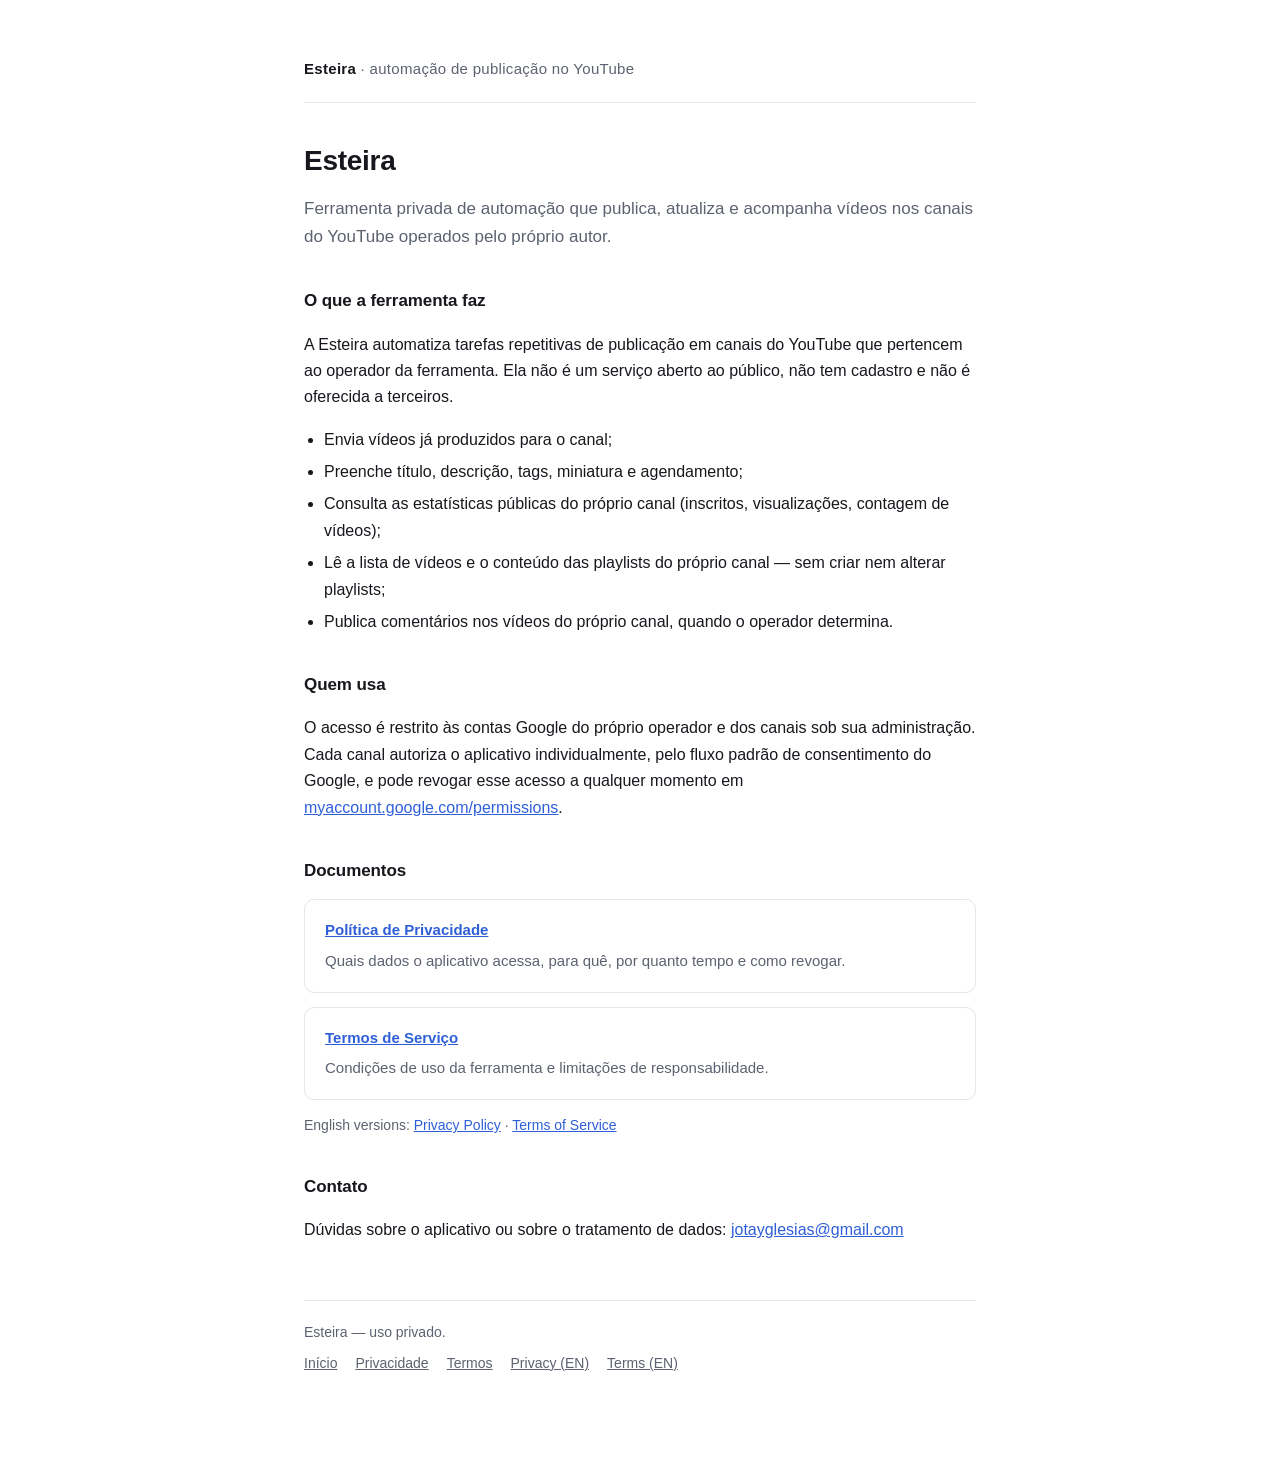
<file: index.html>
<!doctype html>
<html lang="pt-BR">
<head>
<meta charset="utf-8">
<meta name="viewport" content="width=device-width, initial-scale=1">
<title>Esteira — automação de publicação no YouTube</title>
<meta name="description" content="Esteira é uma ferramenta privada de automação que publica e organiza vídeos nos canais do YouTube do próprio operador.">
<link rel="stylesheet" href="style.css">
</head>
<body>
<div class="wrap">
  <header class="site">
    <a class="brand" href="./">Esteira <span>· automação de publicação no YouTube</span></a>
  </header>

  <h1>Esteira</h1>
  <p class="lead">Ferramenta privada de automação que publica, atualiza e acompanha vídeos nos canais do YouTube operados pelo próprio autor.</p>

  <h2>O que a ferramenta faz</h2>
  <p>A Esteira automatiza tarefas repetitivas de publicação em canais do YouTube que pertencem ao operador da ferramenta. Ela não é um serviço aberto ao público, não tem cadastro e não é oferecida a terceiros.</p>
  <ul>
    <li>Envia vídeos já produzidos para o canal;</li>
    <li>Preenche título, descrição, tags, miniatura e agendamento;</li>
    <li>Consulta as estatísticas públicas do próprio canal (inscritos, visualizações, contagem de vídeos);</li>
    <li>Lê a lista de vídeos e o conteúdo das playlists do próprio canal — sem criar nem alterar playlists;</li>
    <li>Publica comentários nos vídeos do próprio canal, quando o operador determina.</li>
  </ul>

  <h2>Quem usa</h2>
  <p>O acesso é restrito às contas Google do próprio operador e dos canais sob sua administração. Cada canal autoriza o aplicativo individualmente, pelo fluxo padrão de consentimento do Google, e pode revogar esse acesso a qualquer momento em <a href="https://myaccount.google.com/permissions" rel="noopener">myaccount.google.com/permissions</a>.</p>

  <h2>Documentos</h2>
  <div class="card">
    <h3><a href="privacidade.html">Política de Privacidade</a></h3>
    <p>Quais dados o aplicativo acessa, para quê, por quanto tempo e como revogar.</p>
  </div>
  <div class="card">
    <h3><a href="termos.html">Termos de Serviço</a></h3>
    <p>Condições de uso da ferramenta e limitações de responsabilidade.</p>
  </div>
  <p class="meta">English versions: <a href="privacy.html">Privacy Policy</a> · <a href="terms.html">Terms of Service</a></p>

  <h2>Contato</h2>
  <p>Dúvidas sobre o aplicativo ou sobre o tratamento de dados: <a href="mailto:jotayglesias@gmail.com">jotayglesias@gmail.com</a></p>

  <footer class="site">
    <div>Esteira — uso privado.</div>
    <nav class="pages">
      <a href="./">Início</a>
      <a href="privacidade.html">Privacidade</a>
      <a href="termos.html">Termos</a>
      <a href="privacy.html">Privacy (EN)</a>
      <a href="terms.html">Terms (EN)</a>
    </nav>
  </footer>
</div>
</body>
</html>
</file>
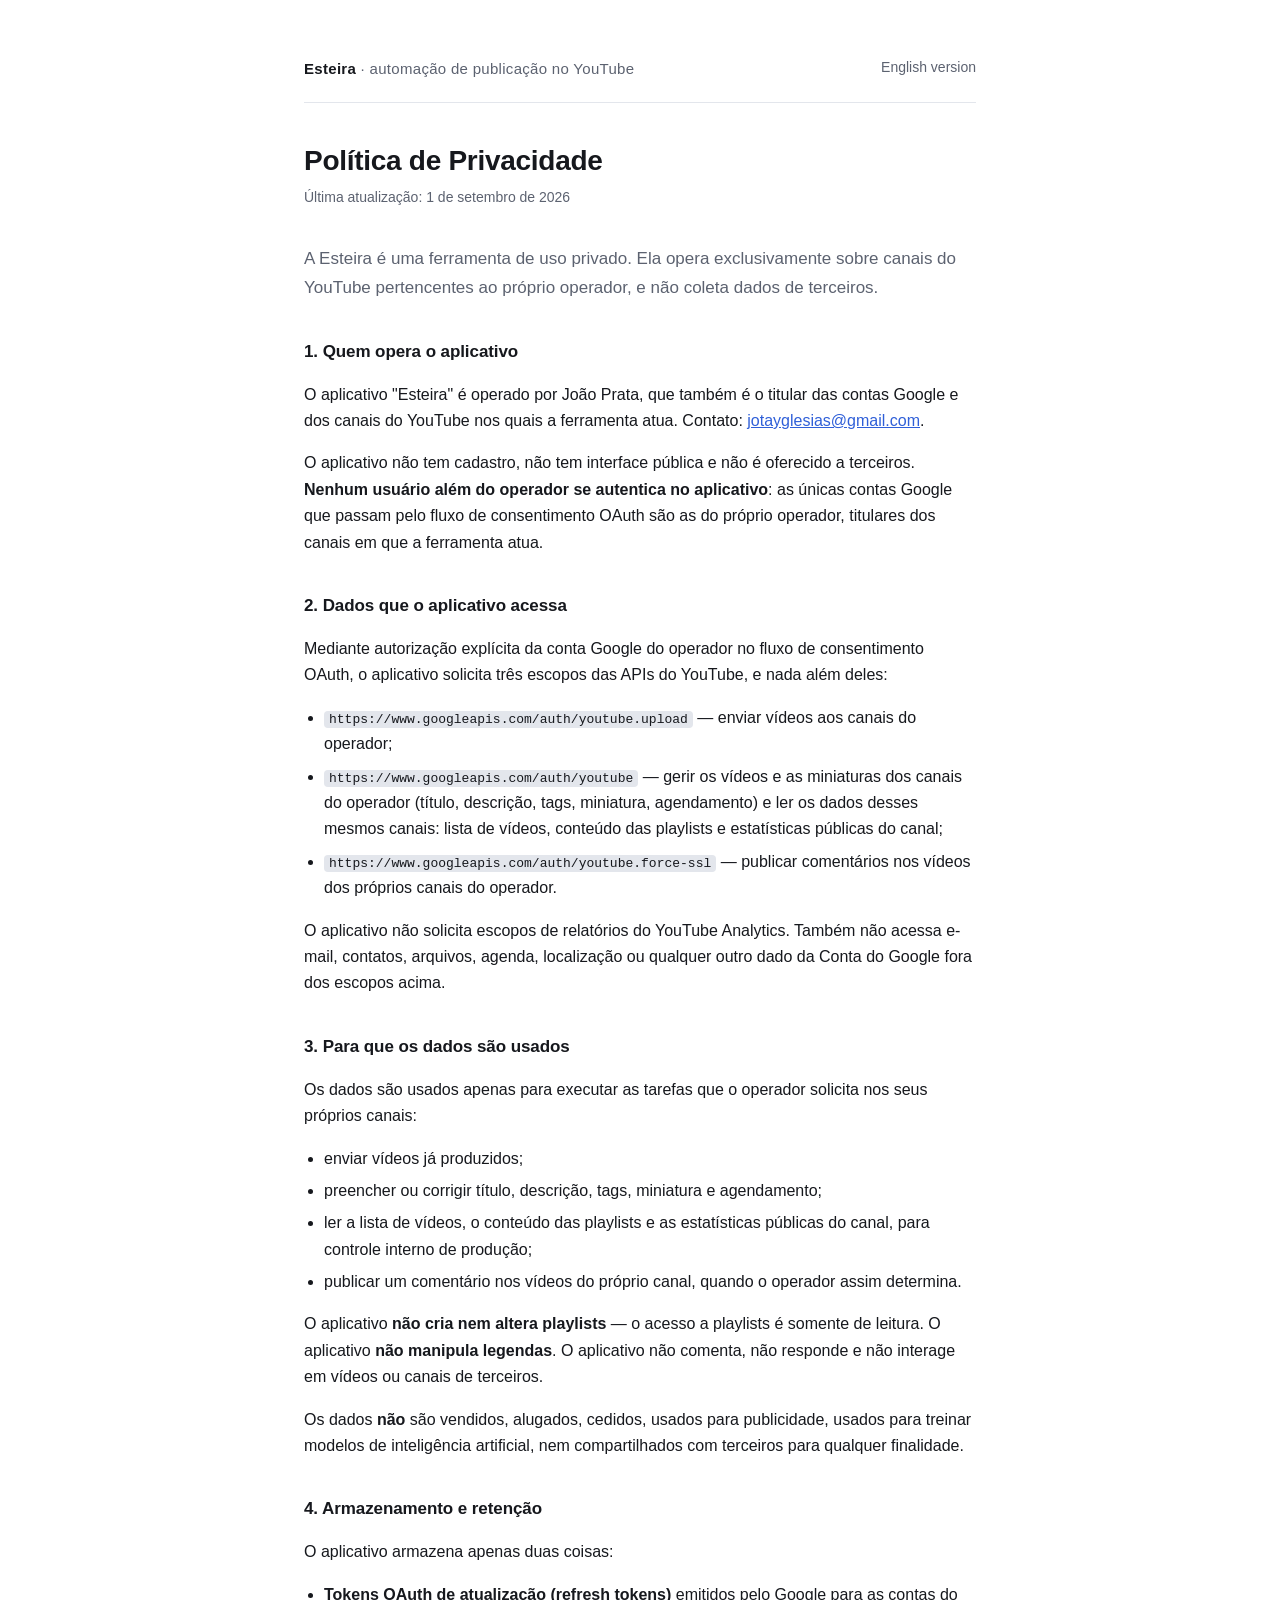
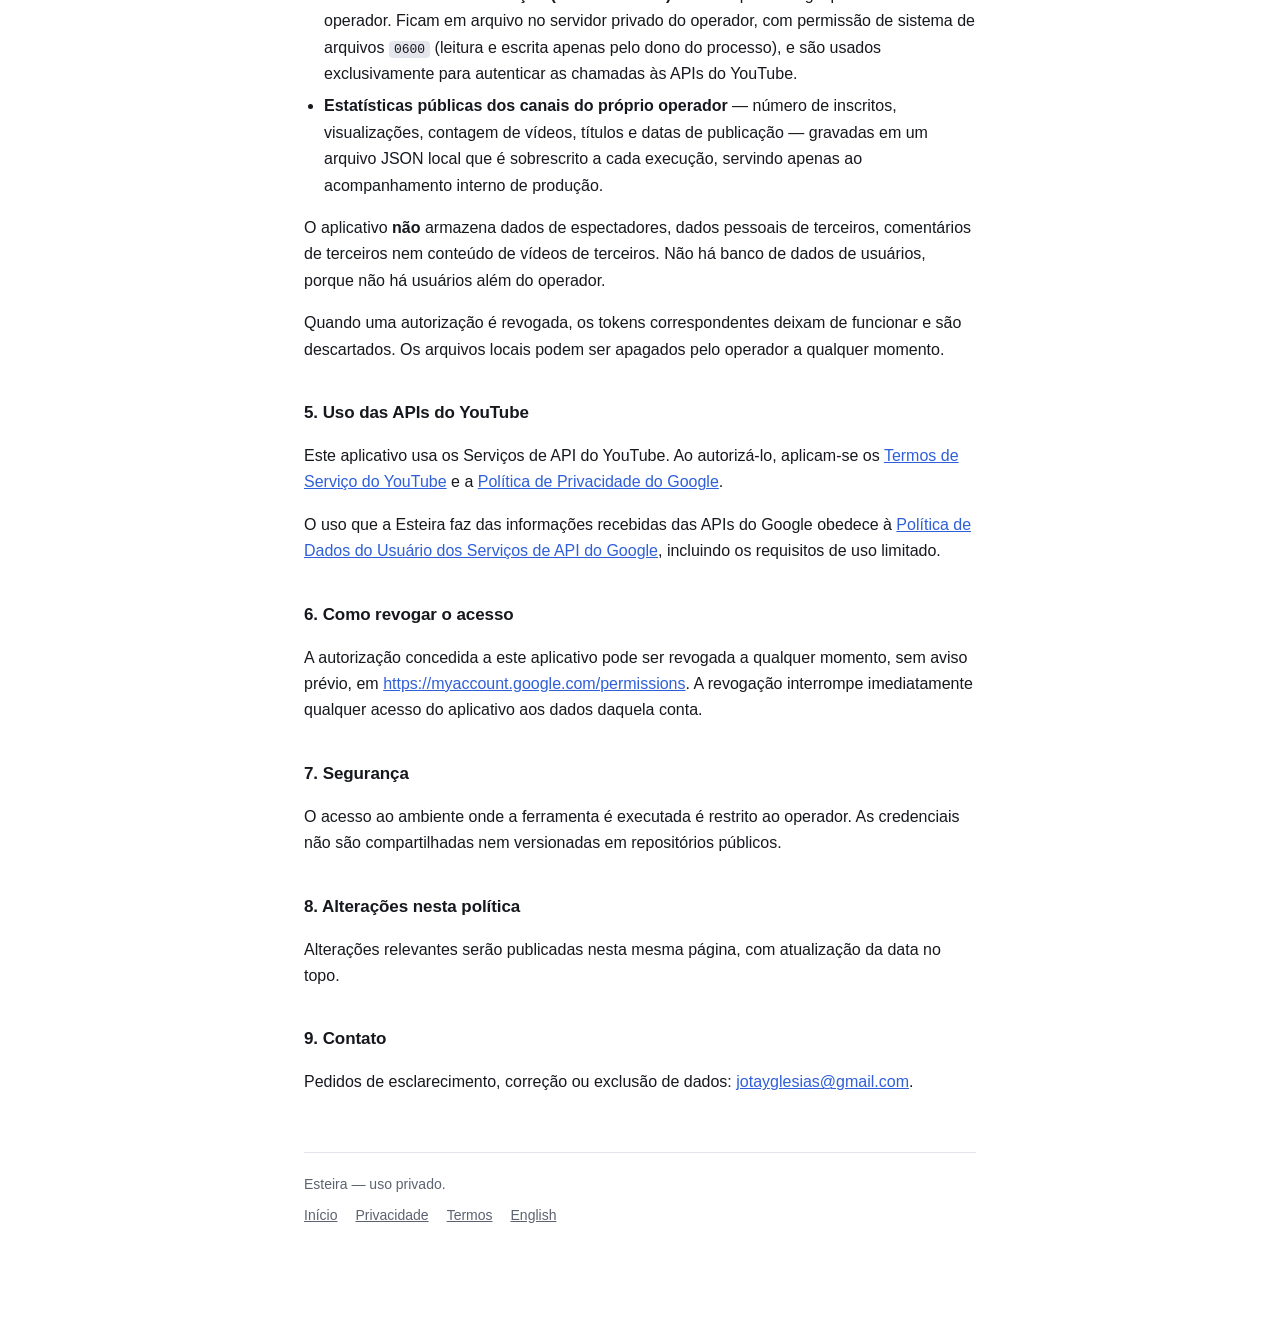
<file: privacidade.html>
<!doctype html>
<html lang="pt-BR">
<head>
<meta charset="utf-8">
<meta name="viewport" content="width=device-width, initial-scale=1">
<title>Política de Privacidade — Esteira</title>
<meta name="description" content="Política de privacidade do aplicativo Esteira: quais dados do YouTube são acessados, para quê, por quanto tempo e como revogar o acesso.">
<link rel="stylesheet" href="style.css">
</head>
<body>
<div class="wrap">
  <header class="site">
    <a class="brand" href="./">Esteira <span>· automação de publicação no YouTube</span></a>
    <a class="lang" href="privacy.html">English version</a>
  </header>

  <h1>Política de Privacidade</h1>
  <p class="meta">Última atualização: 1 de setembro de 2026</p>

  <p class="lead">A Esteira é uma ferramenta de uso privado. Ela opera exclusivamente sobre canais do YouTube pertencentes ao próprio operador, e não coleta dados de terceiros.</p>

  <h2>1. Quem opera o aplicativo</h2>
  <p>O aplicativo "Esteira" é operado por João Prata, que também é o titular das contas Google e dos canais do YouTube nos quais a ferramenta atua. Contato: <a href="mailto:jotayglesias@gmail.com">jotayglesias@gmail.com</a>.</p>
  <p>O aplicativo não tem cadastro, não tem interface pública e não é oferecido a terceiros. <strong>Nenhum usuário além do operador se autentica no aplicativo</strong>: as únicas contas Google que passam pelo fluxo de consentimento OAuth são as do próprio operador, titulares dos canais em que a ferramenta atua.</p>

  <h2>2. Dados que o aplicativo acessa</h2>
  <p>Mediante autorização explícita da conta Google do operador no fluxo de consentimento OAuth, o aplicativo solicita três escopos das APIs do YouTube, e nada além deles:</p>
  <ul>
    <li><code>https://www.googleapis.com/auth/youtube.upload</code> — enviar vídeos aos canais do operador;</li>
    <li><code>https://www.googleapis.com/auth/youtube</code> — gerir os vídeos e as miniaturas dos canais do operador (título, descrição, tags, miniatura, agendamento) e ler os dados desses mesmos canais: lista de vídeos, conteúdo das playlists e estatísticas públicas do canal;</li>
    <li><code>https://www.googleapis.com/auth/youtube.force-ssl</code> — publicar comentários nos vídeos dos próprios canais do operador.</li>
  </ul>
  <p>O aplicativo não solicita escopos de relatórios do YouTube Analytics. Também não acessa e-mail, contatos, arquivos, agenda, localização ou qualquer outro dado da Conta do Google fora dos escopos acima.</p>

  <h2>3. Para que os dados são usados</h2>
  <p>Os dados são usados apenas para executar as tarefas que o operador solicita nos seus próprios canais:</p>
  <ul>
    <li>enviar vídeos já produzidos;</li>
    <li>preencher ou corrigir título, descrição, tags, miniatura e agendamento;</li>
    <li>ler a lista de vídeos, o conteúdo das playlists e as estatísticas públicas do canal, para controle interno de produção;</li>
    <li>publicar um comentário nos vídeos do próprio canal, quando o operador assim determina.</li>
  </ul>
  <p>O aplicativo <strong>não cria nem altera playlists</strong> — o acesso a playlists é somente de leitura. O aplicativo <strong>não manipula legendas</strong>. O aplicativo não comenta, não responde e não interage em vídeos ou canais de terceiros.</p>
  <p>Os dados <strong>não</strong> são vendidos, alugados, cedidos, usados para publicidade, usados para treinar modelos de inteligência artificial, nem compartilhados com terceiros para qualquer finalidade.</p>

  <h2>4. Armazenamento e retenção</h2>
  <p>O aplicativo armazena apenas duas coisas:</p>
  <ul>
    <li><strong>Tokens OAuth de atualização (refresh tokens)</strong> emitidos pelo Google para as contas do operador. Ficam em arquivo no servidor privado do operador, com permissão de sistema de arquivos <code>0600</code> (leitura e escrita apenas pelo dono do processo), e são usados exclusivamente para autenticar as chamadas às APIs do YouTube.</li>
    <li><strong>Estatísticas públicas dos canais do próprio operador</strong> — número de inscritos, visualizações, contagem de vídeos, títulos e datas de publicação — gravadas em um arquivo JSON local que é sobrescrito a cada execução, servindo apenas ao acompanhamento interno de produção.</li>
  </ul>
  <p>O aplicativo <strong>não</strong> armazena dados de espectadores, dados pessoais de terceiros, comentários de terceiros nem conteúdo de vídeos de terceiros. Não há banco de dados de usuários, porque não há usuários além do operador.</p>
  <p>Quando uma autorização é revogada, os tokens correspondentes deixam de funcionar e são descartados. Os arquivos locais podem ser apagados pelo operador a qualquer momento.</p>

  <h2>5. Uso das APIs do YouTube</h2>
  <p>Este aplicativo usa os Serviços de API do YouTube. Ao autorizá-lo, aplicam-se os <a href="https://www.youtube.com/t/terms" rel="noopener">Termos de Serviço do YouTube</a> e a <a href="https://policies.google.com/privacy" rel="noopener">Política de Privacidade do Google</a>.</p>
  <p>O uso que a Esteira faz das informações recebidas das APIs do Google obedece à <a href="https://developers.google.com/terms/api-services-user-data-policy" rel="noopener">Política de Dados do Usuário dos Serviços de API do Google</a>, incluindo os requisitos de uso limitado.</p>

  <h2>6. Como revogar o acesso</h2>
  <p>A autorização concedida a este aplicativo pode ser revogada a qualquer momento, sem aviso prévio, em <a href="https://myaccount.google.com/permissions" rel="noopener">https://myaccount.google.com/permissions</a>. A revogação interrompe imediatamente qualquer acesso do aplicativo aos dados daquela conta.</p>

  <h2>7. Segurança</h2>
  <p>O acesso ao ambiente onde a ferramenta é executada é restrito ao operador. As credenciais não são compartilhadas nem versionadas em repositórios públicos.</p>

  <h2>8. Alterações nesta política</h2>
  <p>Alterações relevantes serão publicadas nesta mesma página, com atualização da data no topo.</p>

  <h2>9. Contato</h2>
  <p>Pedidos de esclarecimento, correção ou exclusão de dados: <a href="mailto:jotayglesias@gmail.com">jotayglesias@gmail.com</a>.</p>

  <footer class="site">
    <div>Esteira — uso privado.</div>
    <nav class="pages">
      <a href="./">Início</a>
      <a href="privacidade.html">Privacidade</a>
      <a href="termos.html">Termos</a>
      <a href="privacy.html">English</a>
    </nav>
  </footer>
</div>
</body>
</html>
</file>
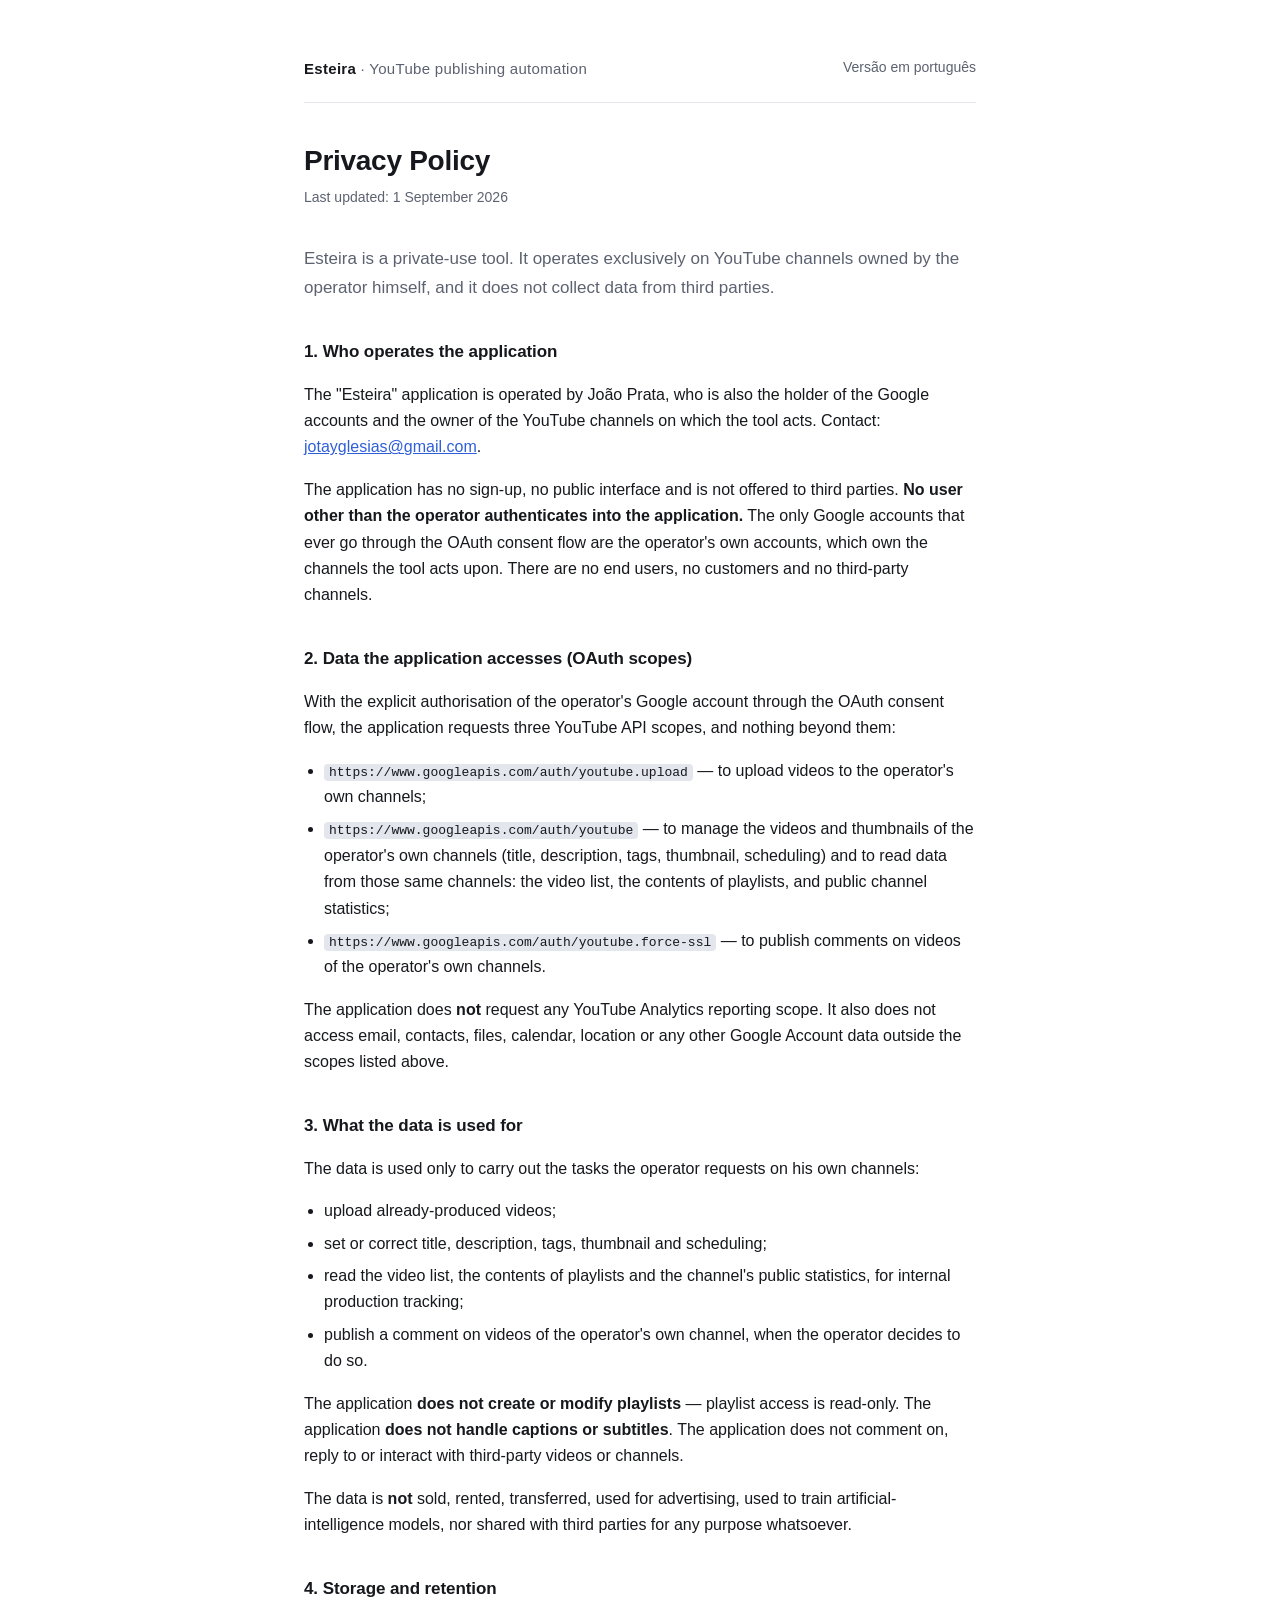
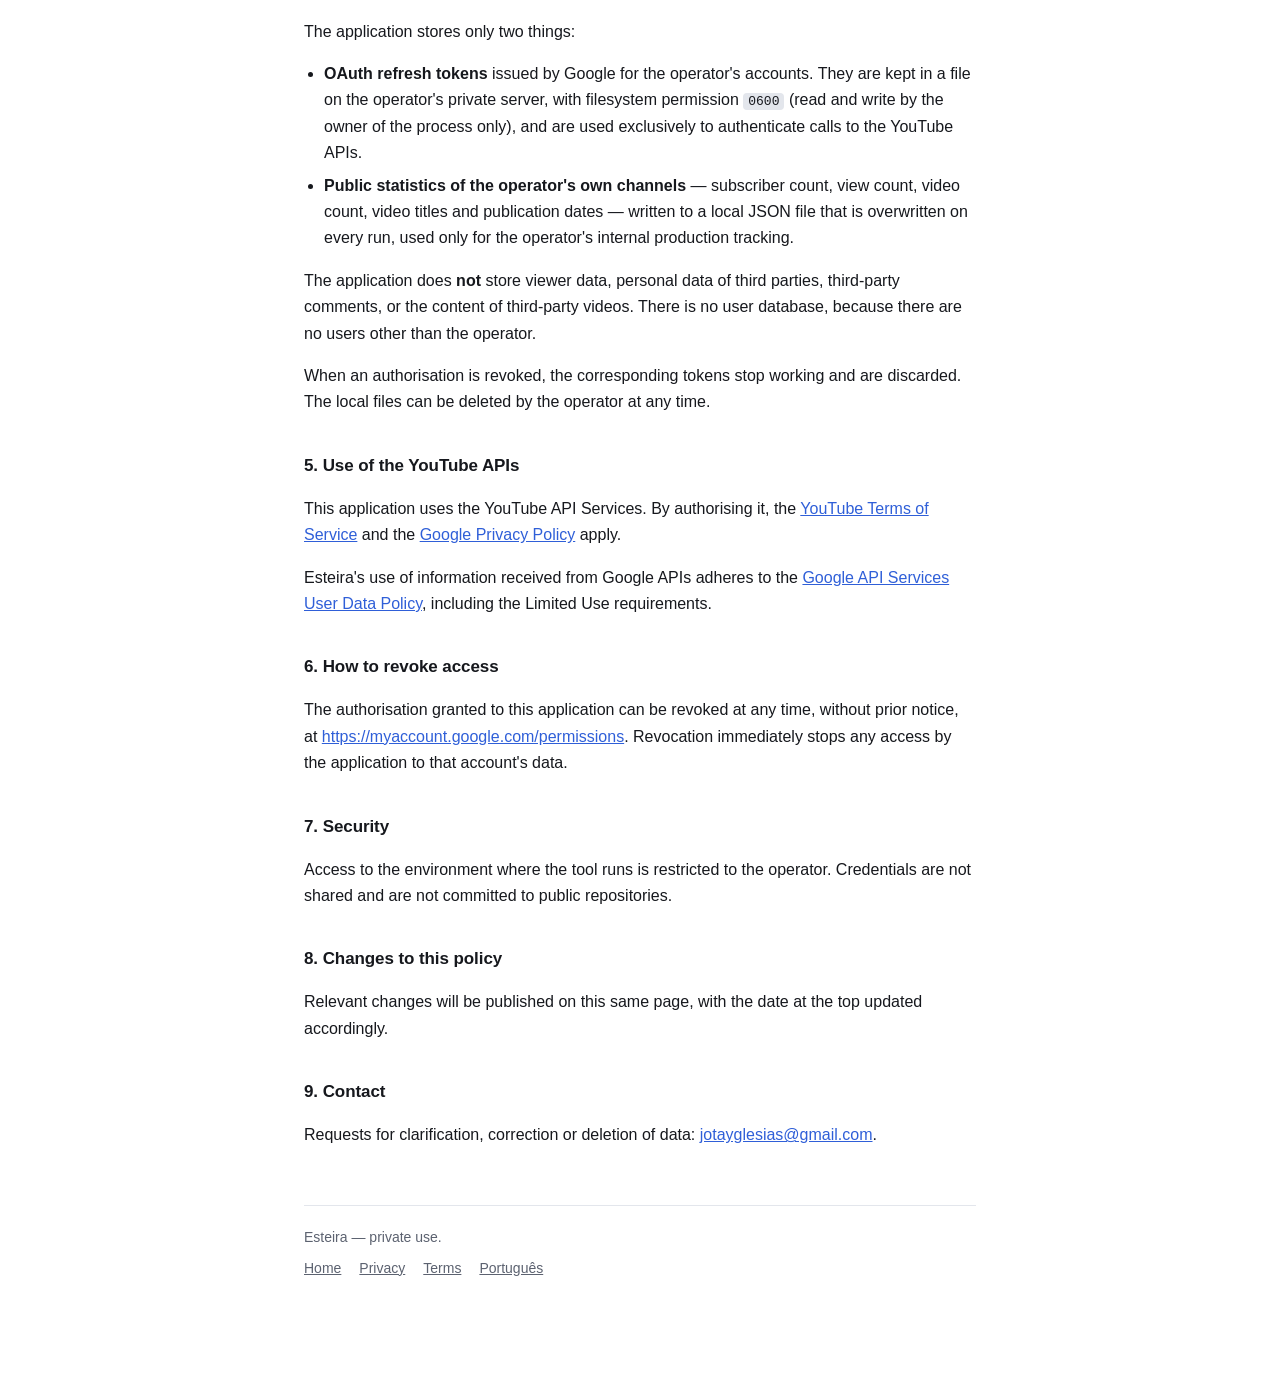
<file: privacy.html>
<!doctype html>
<html lang="en">
<head>
<meta charset="utf-8">
<meta name="viewport" content="width=device-width, initial-scale=1">
<title>Privacy Policy — Esteira</title>
<meta name="description" content="Privacy policy of the Esteira application: which YouTube data is accessed, what for, for how long, and how to revoke access.">
<link rel="stylesheet" href="style.css">
</head>
<body>
<div class="wrap">
  <header class="site">
    <a class="brand" href="./">Esteira <span>· YouTube publishing automation</span></a>
    <a class="lang" href="privacidade.html">Versão em português</a>
  </header>

  <h1>Privacy Policy</h1>
  <p class="meta">Last updated: 1 September 2026</p>

  <p class="lead">Esteira is a private-use tool. It operates exclusively on YouTube channels owned by the operator himself, and it does not collect data from third parties.</p>

  <h2>1. Who operates the application</h2>
  <p>The "Esteira" application is operated by João Prata, who is also the holder of the Google accounts and the owner of the YouTube channels on which the tool acts. Contact: <a href="mailto:jotayglesias@gmail.com">jotayglesias@gmail.com</a>.</p>
  <p>The application has no sign-up, no public interface and is not offered to third parties. <strong>No user other than the operator authenticates into the application.</strong> The only Google accounts that ever go through the OAuth consent flow are the operator's own accounts, which own the channels the tool acts upon. There are no end users, no customers and no third-party channels.</p>

  <h2>2. Data the application accesses (OAuth scopes)</h2>
  <p>With the explicit authorisation of the operator's Google account through the OAuth consent flow, the application requests three YouTube API scopes, and nothing beyond them:</p>
  <ul>
    <li><code>https://www.googleapis.com/auth/youtube.upload</code> — to upload videos to the operator's own channels;</li>
    <li><code>https://www.googleapis.com/auth/youtube</code> — to manage the videos and thumbnails of the operator's own channels (title, description, tags, thumbnail, scheduling) and to read data from those same channels: the video list, the contents of playlists, and public channel statistics;</li>
    <li><code>https://www.googleapis.com/auth/youtube.force-ssl</code> — to publish comments on videos of the operator's own channels.</li>
  </ul>
  <p>The application does <strong>not</strong> request any YouTube Analytics reporting scope. It also does not access email, contacts, files, calendar, location or any other Google Account data outside the scopes listed above.</p>

  <h2>3. What the data is used for</h2>
  <p>The data is used only to carry out the tasks the operator requests on his own channels:</p>
  <ul>
    <li>upload already-produced videos;</li>
    <li>set or correct title, description, tags, thumbnail and scheduling;</li>
    <li>read the video list, the contents of playlists and the channel's public statistics, for internal production tracking;</li>
    <li>publish a comment on videos of the operator's own channel, when the operator decides to do so.</li>
  </ul>
  <p>The application <strong>does not create or modify playlists</strong> — playlist access is read-only. The application <strong>does not handle captions or subtitles</strong>. The application does not comment on, reply to or interact with third-party videos or channels.</p>
  <p>The data is <strong>not</strong> sold, rented, transferred, used for advertising, used to train artificial-intelligence models, nor shared with third parties for any purpose whatsoever.</p>

  <h2>4. Storage and retention</h2>
  <p>The application stores only two things:</p>
  <ul>
    <li><strong>OAuth refresh tokens</strong> issued by Google for the operator's accounts. They are kept in a file on the operator's private server, with filesystem permission <code>0600</code> (read and write by the owner of the process only), and are used exclusively to authenticate calls to the YouTube APIs.</li>
    <li><strong>Public statistics of the operator's own channels</strong> — subscriber count, view count, video count, video titles and publication dates — written to a local JSON file that is overwritten on every run, used only for the operator's internal production tracking.</li>
  </ul>
  <p>The application does <strong>not</strong> store viewer data, personal data of third parties, third-party comments, or the content of third-party videos. There is no user database, because there are no users other than the operator.</p>
  <p>When an authorisation is revoked, the corresponding tokens stop working and are discarded. The local files can be deleted by the operator at any time.</p>

  <h2>5. Use of the YouTube APIs</h2>
  <p>This application uses the YouTube API Services. By authorising it, the <a href="https://www.youtube.com/t/terms" rel="noopener">YouTube Terms of Service</a> and the <a href="https://policies.google.com/privacy" rel="noopener">Google Privacy Policy</a> apply.</p>
  <p>Esteira's use of information received from Google APIs adheres to the <a href="https://developers.google.com/terms/api-services-user-data-policy" rel="noopener">Google API Services User Data Policy</a>, including the Limited Use requirements.</p>

  <h2>6. How to revoke access</h2>
  <p>The authorisation granted to this application can be revoked at any time, without prior notice, at <a href="https://myaccount.google.com/permissions" rel="noopener">https://myaccount.google.com/permissions</a>. Revocation immediately stops any access by the application to that account's data.</p>

  <h2>7. Security</h2>
  <p>Access to the environment where the tool runs is restricted to the operator. Credentials are not shared and are not committed to public repositories.</p>

  <h2>8. Changes to this policy</h2>
  <p>Relevant changes will be published on this same page, with the date at the top updated accordingly.</p>

  <h2>9. Contact</h2>
  <p>Requests for clarification, correction or deletion of data: <a href="mailto:jotayglesias@gmail.com">jotayglesias@gmail.com</a>.</p>

  <footer class="site">
    <div>Esteira — private use.</div>
    <nav class="pages">
      <a href="./">Home</a>
      <a href="privacy.html">Privacy</a>
      <a href="terms.html">Terms</a>
      <a href="privacidade.html">Português</a>
    </nav>
  </footer>
</div>
</body>
</html>
</file>
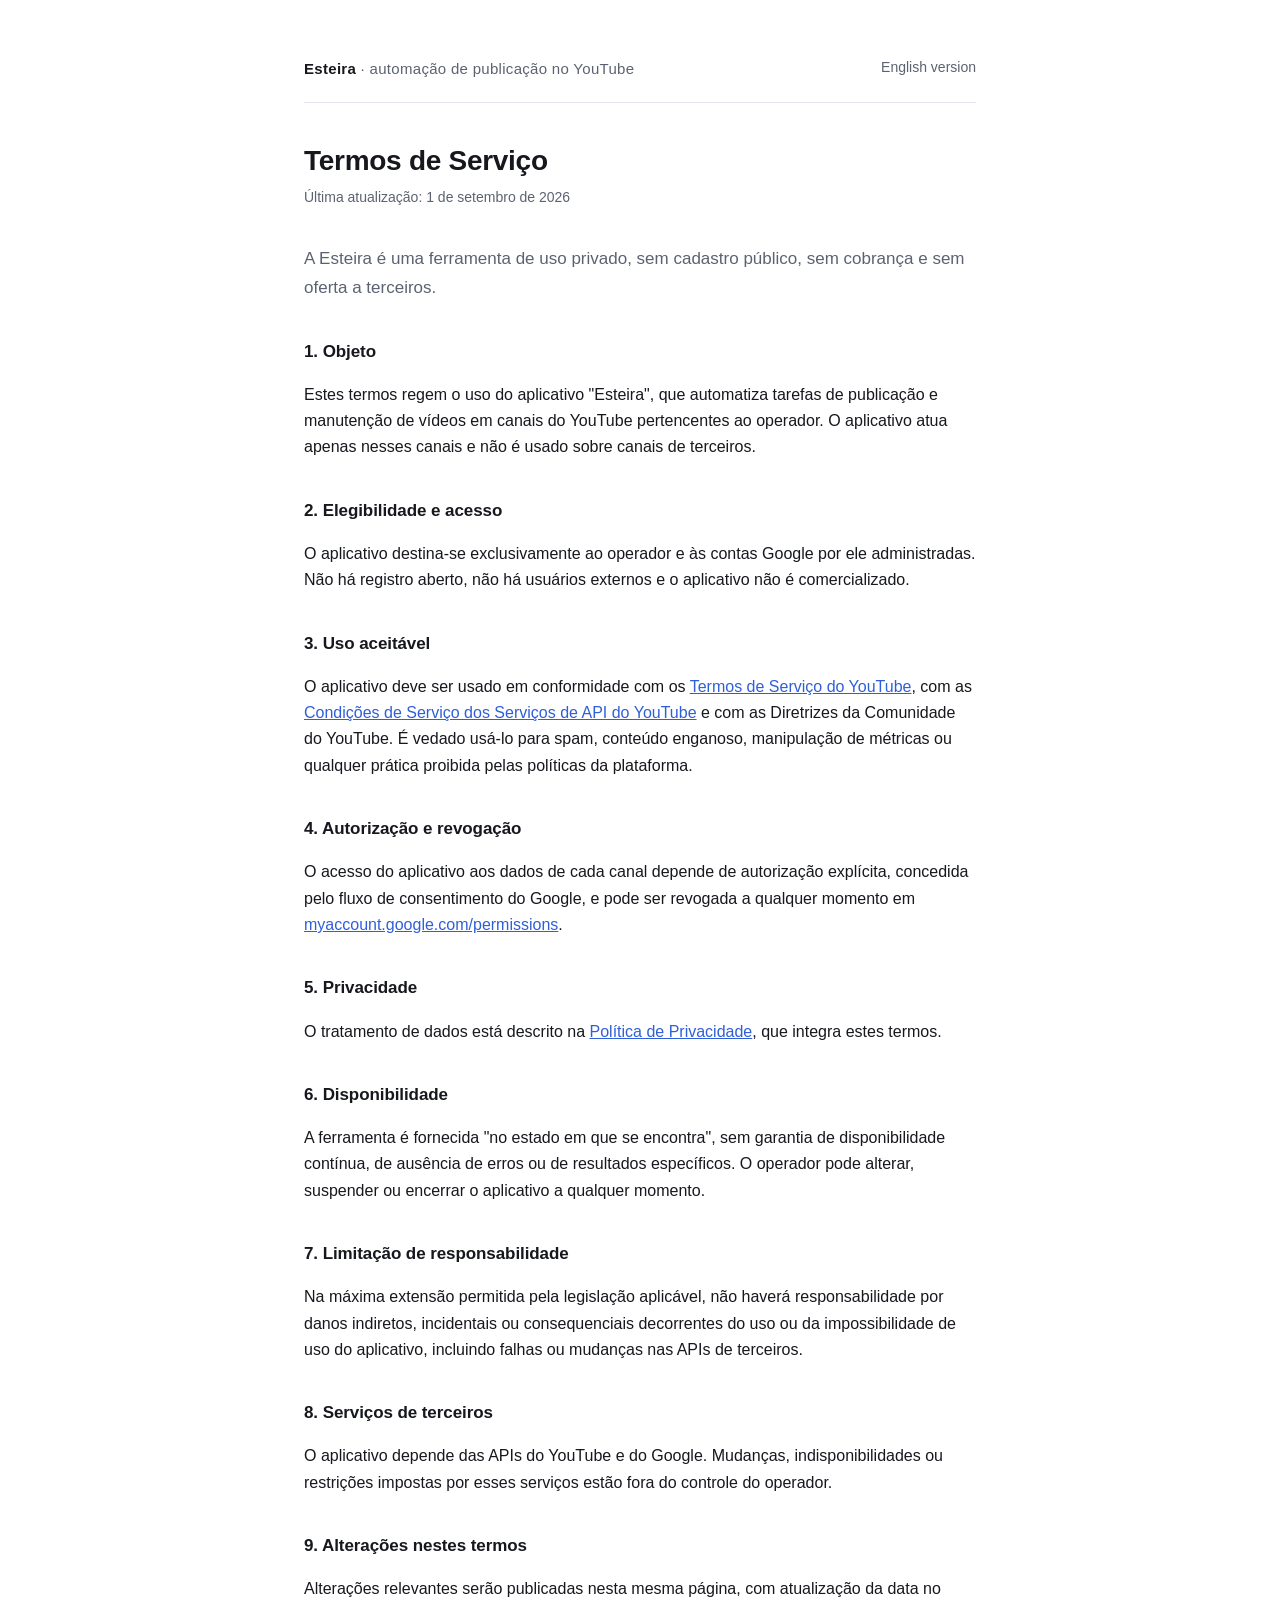
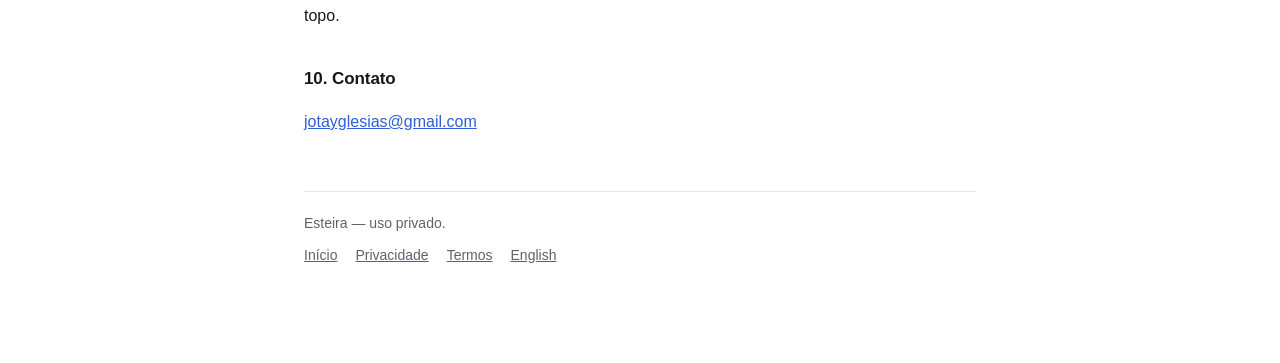
<file: termos.html>
<!doctype html>
<html lang="pt-BR">
<head>
<meta charset="utf-8">
<meta name="viewport" content="width=device-width, initial-scale=1">
<title>Termos de Serviço — Esteira</title>
<meta name="description" content="Termos de serviço do aplicativo Esteira, ferramenta privada de automação de publicação no YouTube.">
<link rel="stylesheet" href="style.css">
</head>
<body>
<div class="wrap">
  <header class="site">
    <a class="brand" href="./">Esteira <span>· automação de publicação no YouTube</span></a>
    <a class="lang" href="terms.html">English version</a>
  </header>

  <h1>Termos de Serviço</h1>
  <p class="meta">Última atualização: 1 de setembro de 2026</p>

  <p class="lead">A Esteira é uma ferramenta de uso privado, sem cadastro público, sem cobrança e sem oferta a terceiros.</p>

  <h2>1. Objeto</h2>
  <p>Estes termos regem o uso do aplicativo "Esteira", que automatiza tarefas de publicação e manutenção de vídeos em canais do YouTube pertencentes ao operador. O aplicativo atua apenas nesses canais e não é usado sobre canais de terceiros.</p>

  <h2>2. Elegibilidade e acesso</h2>
  <p>O aplicativo destina-se exclusivamente ao operador e às contas Google por ele administradas. Não há registro aberto, não há usuários externos e o aplicativo não é comercializado.</p>

  <h2>3. Uso aceitável</h2>
  <p>O aplicativo deve ser usado em conformidade com os <a href="https://www.youtube.com/t/terms" rel="noopener">Termos de Serviço do YouTube</a>, com as <a href="https://developers.google.com/youtube/terms/api-services-terms-of-service" rel="noopener">Condições de Serviço dos Serviços de API do YouTube</a> e com as Diretrizes da Comunidade do YouTube. É vedado usá-lo para spam, conteúdo enganoso, manipulação de métricas ou qualquer prática proibida pelas políticas da plataforma.</p>

  <h2>4. Autorização e revogação</h2>
  <p>O acesso do aplicativo aos dados de cada canal depende de autorização explícita, concedida pelo fluxo de consentimento do Google, e pode ser revogada a qualquer momento em <a href="https://myaccount.google.com/permissions" rel="noopener">myaccount.google.com/permissions</a>.</p>

  <h2>5. Privacidade</h2>
  <p>O tratamento de dados está descrito na <a href="privacidade.html">Política de Privacidade</a>, que integra estes termos.</p>

  <h2>6. Disponibilidade</h2>
  <p>A ferramenta é fornecida "no estado em que se encontra", sem garantia de disponibilidade contínua, de ausência de erros ou de resultados específicos. O operador pode alterar, suspender ou encerrar o aplicativo a qualquer momento.</p>

  <h2>7. Limitação de responsabilidade</h2>
  <p>Na máxima extensão permitida pela legislação aplicável, não haverá responsabilidade por danos indiretos, incidentais ou consequenciais decorrentes do uso ou da impossibilidade de uso do aplicativo, incluindo falhas ou mudanças nas APIs de terceiros.</p>

  <h2>8. Serviços de terceiros</h2>
  <p>O aplicativo depende das APIs do YouTube e do Google. Mudanças, indisponibilidades ou restrições impostas por esses serviços estão fora do controle do operador.</p>

  <h2>9. Alterações nestes termos</h2>
  <p>Alterações relevantes serão publicadas nesta mesma página, com atualização da data no topo.</p>

  <h2>10. Contato</h2>
  <p><a href="mailto:jotayglesias@gmail.com">jotayglesias@gmail.com</a></p>

  <footer class="site">
    <div>Esteira — uso privado.</div>
    <nav class="pages">
      <a href="./">Início</a>
      <a href="privacidade.html">Privacidade</a>
      <a href="termos.html">Termos</a>
      <a href="terms.html">English</a>
    </nav>
  </footer>
</div>
</body>
</html>
</file>
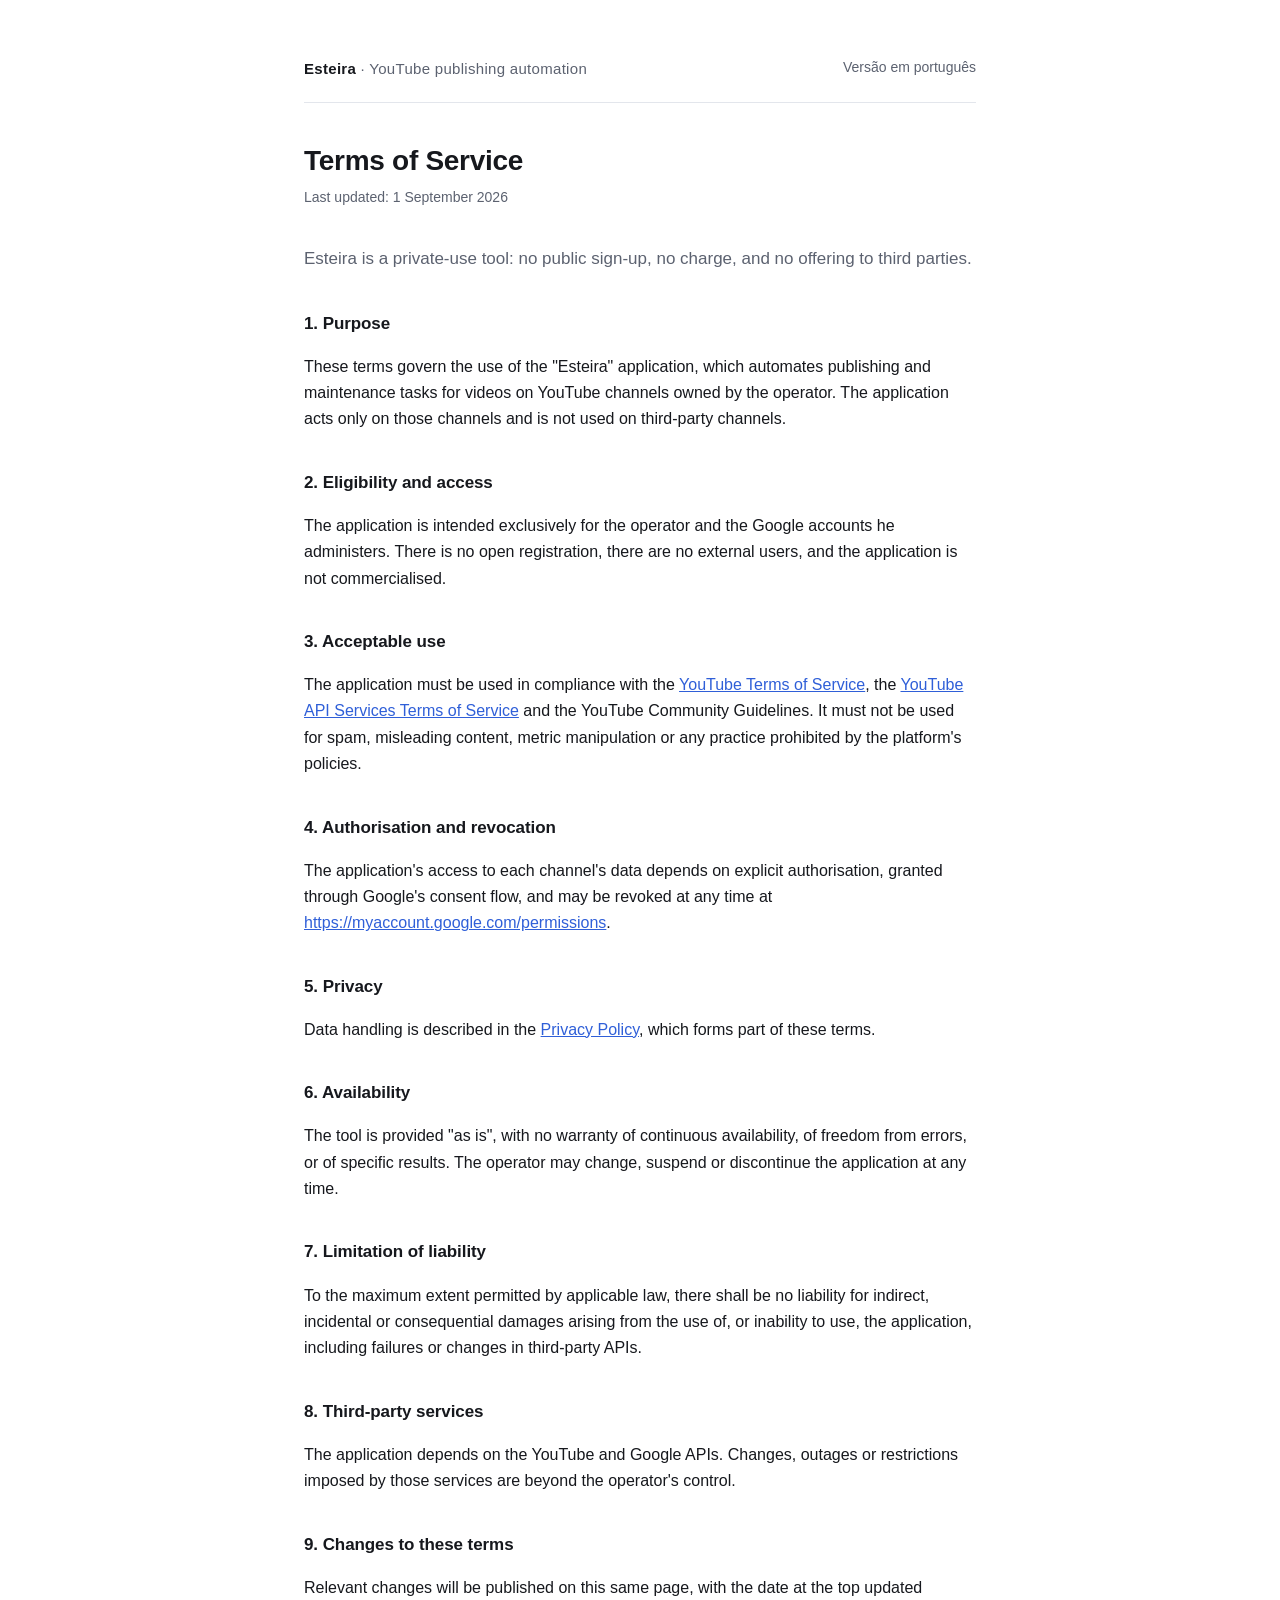
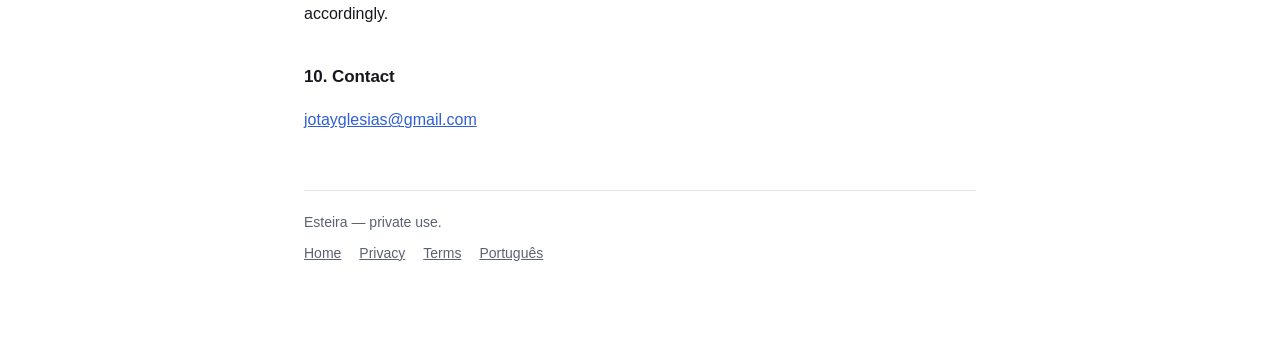
<file: terms.html>
<!doctype html>
<html lang="en">
<head>
<meta charset="utf-8">
<meta name="viewport" content="width=device-width, initial-scale=1">
<title>Terms of Service — Esteira</title>
<meta name="description" content="Terms of service of the Esteira application, a private-use YouTube publishing automation tool.">
<link rel="stylesheet" href="style.css">
</head>
<body>
<div class="wrap">
  <header class="site">
    <a class="brand" href="./">Esteira <span>· YouTube publishing automation</span></a>
    <a class="lang" href="termos.html">Versão em português</a>
  </header>

  <h1>Terms of Service</h1>
  <p class="meta">Last updated: 1 September 2026</p>

  <p class="lead">Esteira is a private-use tool: no public sign-up, no charge, and no offering to third parties.</p>

  <h2>1. Purpose</h2>
  <p>These terms govern the use of the "Esteira" application, which automates publishing and maintenance tasks for videos on YouTube channels owned by the operator. The application acts only on those channels and is not used on third-party channels.</p>

  <h2>2. Eligibility and access</h2>
  <p>The application is intended exclusively for the operator and the Google accounts he administers. There is no open registration, there are no external users, and the application is not commercialised.</p>

  <h2>3. Acceptable use</h2>
  <p>The application must be used in compliance with the <a href="https://www.youtube.com/t/terms" rel="noopener">YouTube Terms of Service</a>, the <a href="https://developers.google.com/youtube/terms/api-services-terms-of-service" rel="noopener">YouTube API Services Terms of Service</a> and the YouTube Community Guidelines. It must not be used for spam, misleading content, metric manipulation or any practice prohibited by the platform's policies.</p>

  <h2>4. Authorisation and revocation</h2>
  <p>The application's access to each channel's data depends on explicit authorisation, granted through Google's consent flow, and may be revoked at any time at <a href="https://myaccount.google.com/permissions" rel="noopener">https://myaccount.google.com/permissions</a>.</p>

  <h2>5. Privacy</h2>
  <p>Data handling is described in the <a href="privacy.html">Privacy Policy</a>, which forms part of these terms.</p>

  <h2>6. Availability</h2>
  <p>The tool is provided "as is", with no warranty of continuous availability, of freedom from errors, or of specific results. The operator may change, suspend or discontinue the application at any time.</p>

  <h2>7. Limitation of liability</h2>
  <p>To the maximum extent permitted by applicable law, there shall be no liability for indirect, incidental or consequential damages arising from the use of, or inability to use, the application, including failures or changes in third-party APIs.</p>

  <h2>8. Third-party services</h2>
  <p>The application depends on the YouTube and Google APIs. Changes, outages or restrictions imposed by those services are beyond the operator's control.</p>

  <h2>9. Changes to these terms</h2>
  <p>Relevant changes will be published on this same page, with the date at the top updated accordingly.</p>

  <h2>10. Contact</h2>
  <p><a href="mailto:jotayglesias@gmail.com">jotayglesias@gmail.com</a></p>

  <footer class="site">
    <div>Esteira — private use.</div>
    <nav class="pages">
      <a href="./">Home</a>
      <a href="privacy.html">Privacy</a>
      <a href="terms.html">Terms</a>
      <a href="termos.html">Português</a>
    </nav>
  </footer>
</div>
</body>
</html>
</file>
<file: style.css>
:root {
  --bg: #ffffff;
  --fg: #16181d;
  --muted: #5c6270;
  --line: #e3e6ec;
  --accent: #2f5fd8;
}
@media (prefers-color-scheme: dark) {
  :root {
    --bg: #101215;
    --fg: #e9ebef;
    --muted: #9aa1ae;
    --line: #262a31;
    --accent: #7ea2f5;
  }
}
* { box-sizing: border-box; }
body {
  margin: 0;
  background: var(--bg);
  color: var(--fg);
  font: 16px/1.65 -apple-system, BlinkMacSystemFont, "Segoe UI", Roboto, Helvetica, Arial, sans-serif;
  -webkit-font-smoothing: antialiased;
}
.wrap { max-width: 720px; margin: 0 auto; padding: 56px 24px 96px; }
header.site { border-bottom: 1px solid var(--line); padding-bottom: 20px; margin-bottom: 40px; }
.brand { font-size: 15px; font-weight: 600; letter-spacing: .02em; text-decoration: none; color: var(--fg); }
.brand span { color: var(--muted); font-weight: 400; }
h1 { font-size: 28px; line-height: 1.25; margin: 0 0 8px; letter-spacing: -.01em; }
h2 { font-size: 17px; margin: 36px 0 10px; letter-spacing: -.005em; }
p, li { color: var(--fg); }
.lead { color: var(--muted); font-size: 17px; }
.meta { color: var(--muted); font-size: 14px; margin: 0 0 36px; }
ul { padding-left: 20px; }
li { margin: 6px 0; }
code { background: var(--line); padding: 1px 5px; border-radius: 4px; font-size: 13px; }
a { color: var(--accent); }
footer.site { border-top: 1px solid var(--line); margin-top: 56px; padding-top: 20px; color: var(--muted); font-size: 14px; }
footer.site a { color: var(--muted); }
nav.pages { margin-top: 8px; display: flex; gap: 18px; flex-wrap: wrap; font-size: 14px; }
.card { border: 1px solid var(--line); border-radius: 10px; padding: 18px 20px; margin: 14px 0; }
.card h3 { margin: 0 0 6px; font-size: 15px; }
.card p { margin: 0; color: var(--muted); font-size: 15px; }
.lang { float: right; font-size: 14px; color: var(--muted); text-decoration: none; }
.lang:hover { text-decoration: underline; }
</file>
